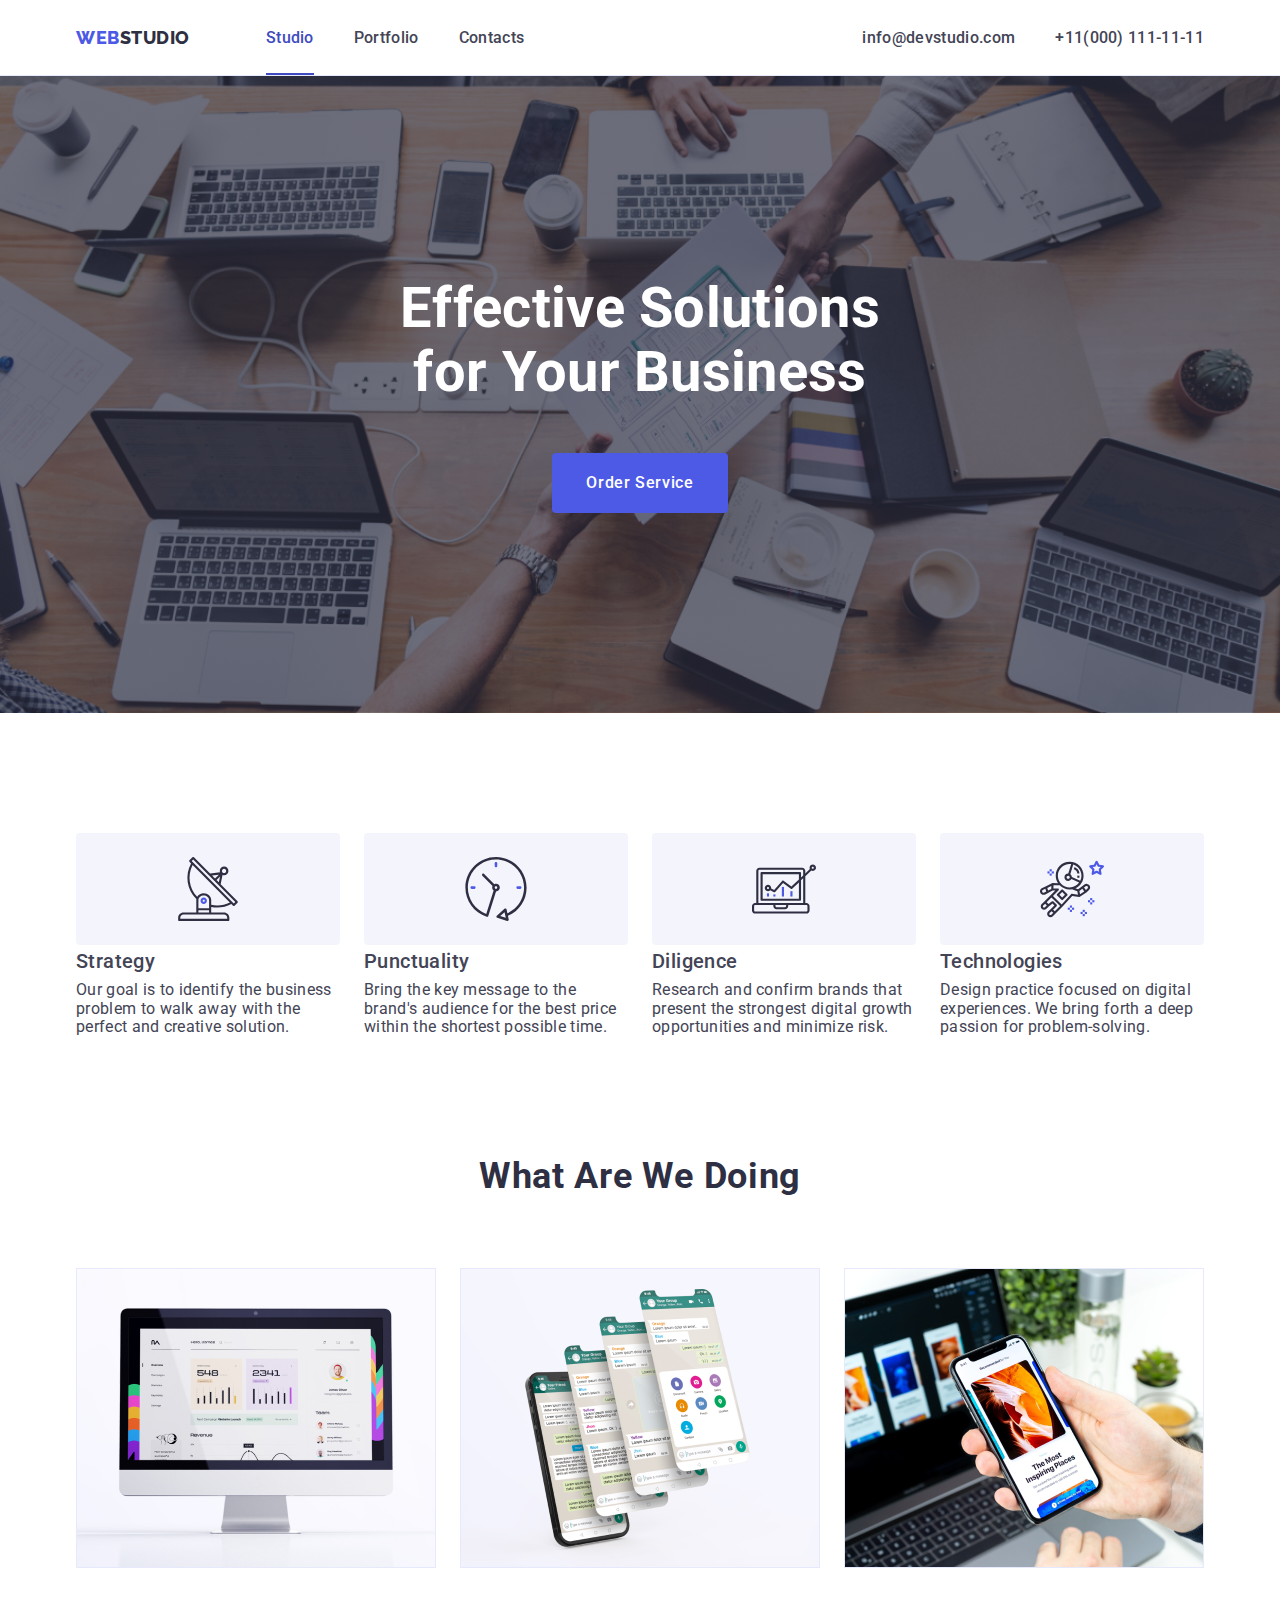
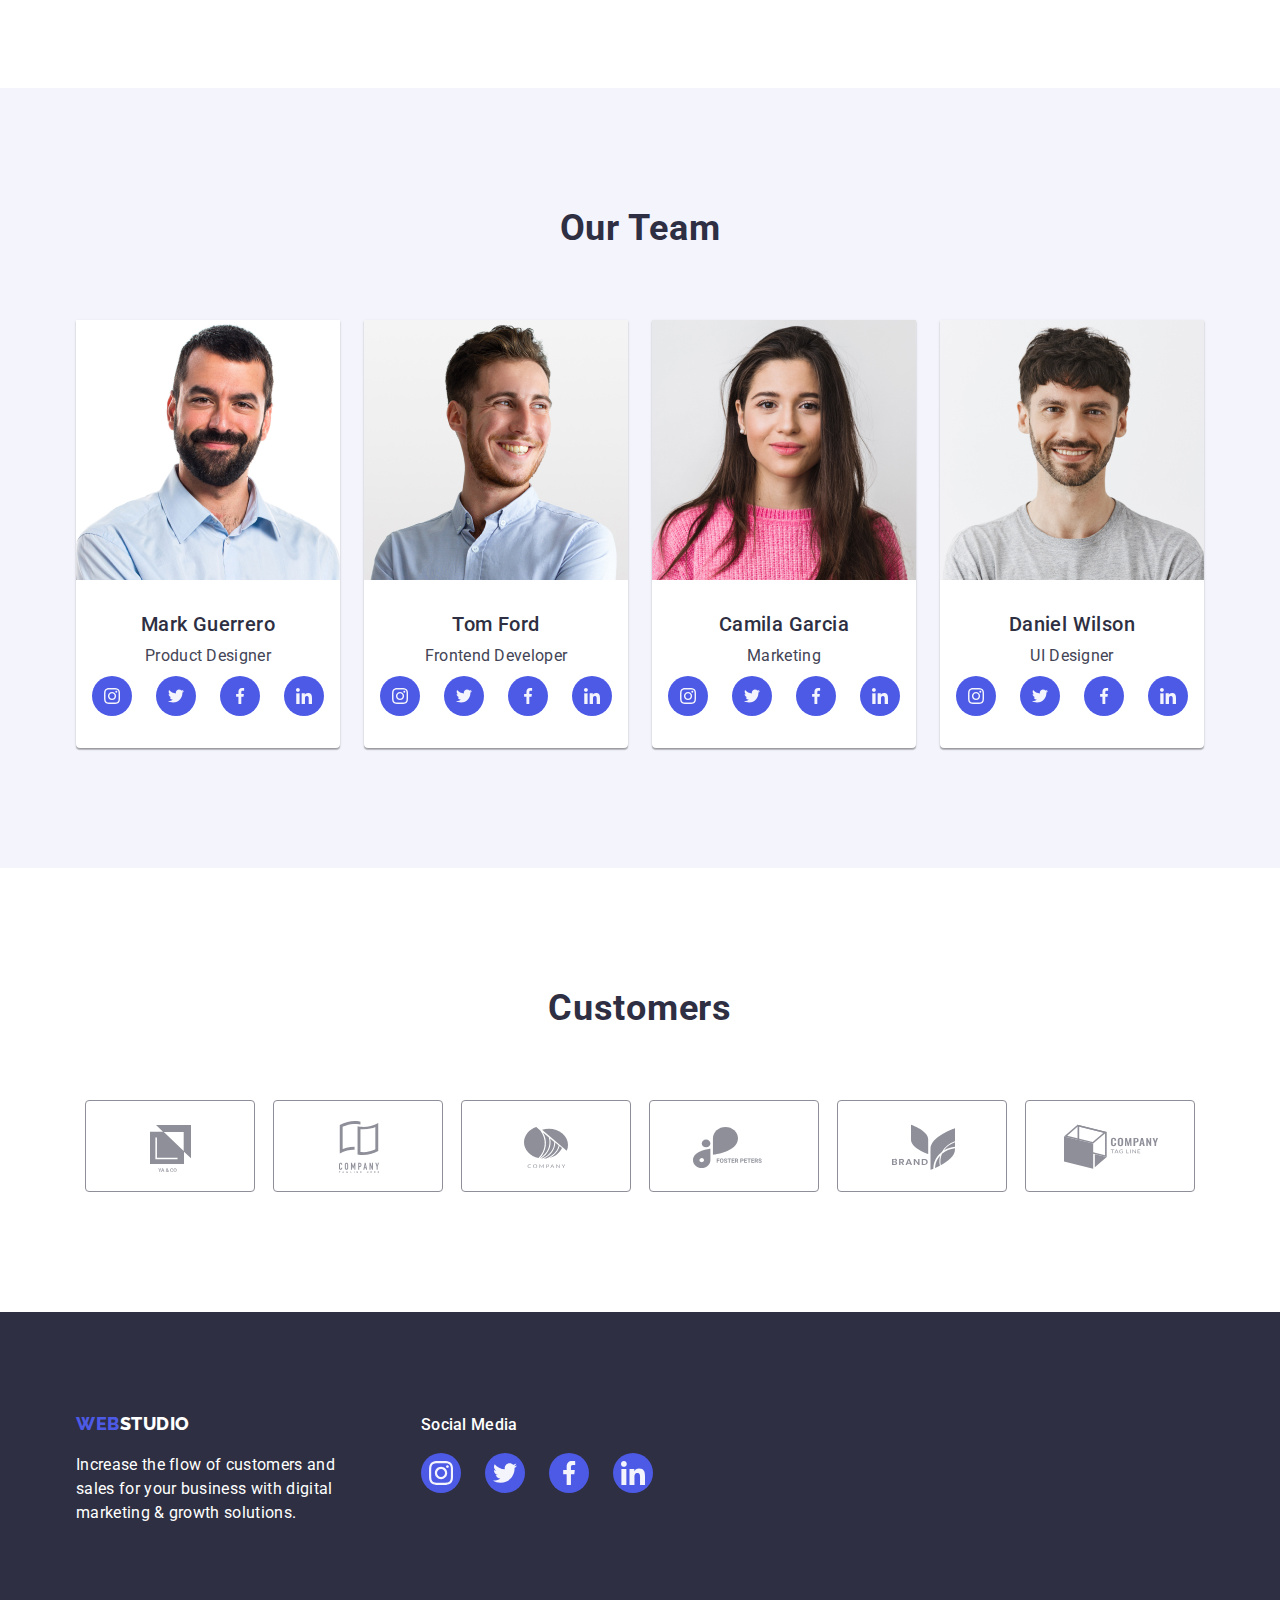
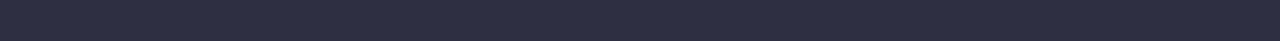
<file: index.html>
<!DOCTYPE html>
<html lang="en">

<head>
    <meta charset="UTF-8">
    <meta name="viewport" content="width=device-width, initial-scale=1.0">
    <link rel="stylesheet" href="css/styles.css">
    <link rel="stylesheet" href="/modern-normalize-main/modern-normalize.css">
    <link
        href="https://fonts.googleapis.com/css2?family=Raleway:wght@700&family=Roboto:wght@400;500;700;900&display=swap"
        rel="stylesheet" />
    <title>Espera - HW5</title>
</head>

<body>
    <header class="header-section">
        <div class="container menu">
            <nav class="nav-container">
                <!-- WEBSTUDIO logo-->
                <a class="logo link" href="./index.html">
                    <span class="web_logo">WEB</span>
                    <span class="studio_black_logo">STUDIO</span>
                </a>

                <!-- navigation menu -->
                <ul class="nav-menu list">
                    <li class="item">
                        <a class="page-current page link" href="./index.html">Studio</a>
                    </li>
                    <li class="item">
                        <a class="page link" href="./portfolio.html">Portfolio</a>
                    </li>
                    <li class="item">
                        <a class="page link" href="#" class="page-link">Contacts</a>
                    </li>
                </ul>
            </nav>

            <!-- contacts menu-->
            <ul class="contacts-menu list">
                <li class="item">
                    <a class="contact link" href="mailto:info@devstudio.com">info@devstudio.com</a>
                </li>
                <li class="item">
                    <a class="contact link" href="tel:+110001111111">+11(000) 111-11-11</a>
                </li>
            </ul>
        </div>
    </header>

    <main>
        <section class="hero hero-background">
            <div class="container">
                <h1 class="hero-title">Effective Solutions for Your Business</h1>
                <button type="button" class="button button-primary" data-modal-open> Order Service </button>
            </div>
        </section>

        <section class="section">
            <div class="container">
                <h2 class="section-title" hidden>Features</h2>
                <ul class="features list">
                    <li class="item">
                        <svg class="icon" width="264px" height="112px">
                            <use href="./images/icons.svg#feature-icon1"></use>
                        </svg>
                        <h3 class="title">Strategy </h3>
                        <p>
                            Our goal is to identify the business problem to walk away with the perfect and creative
                            solution.
                        </p>
                    </li>
                    <li class="item">
                        <svg class="icon" width="264px" height="112px">
                            <use href="./images/icons.svg#feature-icon2"></use>
                        </svg>
                        <h3 class="title">Punctuality </h3>
                        <p>
                            Bring the key message to the brand's audience for the best price within the shortest
                            possible
                            time.
                        </p>
                    </li>
                    <li class="item">
                        <svg class="icon" width="264px" height="112px">
                            <use href="./images/icons.svg#feature-icon3"></use>
                        </svg>
                        <h3 class="title">Diligence</h3>
                        <p>
                            Research and confirm brands that present the strongest digital growth opportunities and
                            minimize
                            risk.
                        </p>
                    </li>
                    <li class="item">
                        <svg class="icon" width="264px" height="112px">
                            <use href="./images/icons.svg#feature-icon4"></use>
                        </svg>
                        <h3 class="title">Technologies</h3>
                        <p>
                            Design practice focused on digital experiences. We bring forth a deep passion for
                            problem-solving.
                        </p>
                    </li>
                </ul>
            </div>
        </section>

        <section class="section no-top-padding">
            <div class="container">
                <h2 class="section-title">What Are We doing</h2>
                <ul class="what-are-we-doing-list list">
                    <li class="item">
                        <img src="images/section2_image1.jpg" alt="app on monitor" width="360">
                    </li>

                    <li class="item">
                        <img src="images/section2_image2.jpg" alt="app on mobile phone" width="360">
                    </li>
                    <li class="item">
                        <img src="images/section2_image3.jpg" alt="apps" width="360">
                    </li>
                </ul>
            </div>
        </section>

        <section class="section team-background">
            <div class="container">
                <h2 class="section-title">Our Team</h2>
                <ul class="team-list list">
                    <li class="item">
                        <img src="images/section3_image1.jpg" alt="Mark Guerrero: Product Designer" width="264">
                        <h3 class="name">Mark Guerrero</h3>
                        <p class="post">Product Designer</p>
                        <ul class="socmed-list list">
                            <li class="socmed-item">
                                <a href="#" class="social-link">
                                    <svg width="16px" height="16px">
                                        <use href="./images/icons.svg#instagram"></use>
                                    </svg>
                                </a>
                            </li>
                            <li class="socmed-item">
                                <a href="#" class="social-link">
                                    <svg width="16px" height="16px">
                                        <use href="./images/icons.svg#twitter"></use>
                                    </svg>
                                </a>
                            </li>
                            <li class="socmed-item">
                                <a href="#" class="social-link">
                                    <svg width="16px" height="16px">
                                        <use href="./images/icons.svg#facebook" fill="#fff"></use>
                                    </svg>
                                </a>
                            </li>
                            <li class="socmed-item">
                                <a href="#" class="social-link">
                                    <svg width="16px" height="16px">
                                        <use href="./images/icons.svg#linkedin" fill="#fff"></use>
                                    </svg>
                                </a>
                            </li>
                        </ul>
                    </li>
                    <li class="item">
                        <img src="images/section3_image2.jpg" alt="Tom Ford: Frontend Developer" width="264">
                        <h3 class="name">Tom Ford</h3>
                        <p class="post">Frontend Developer</p>
                        <ul class="socmed-list list">
                            <li class="socmed-item">
                                <a href="#" class="social-link">
                                    <svg width="16px" height="16px">
                                        <use href="./images/icons.svg#instagram"></use>
                                    </svg>
                                </a>
                            </li>
                            <li class="socmed-item">
                                <a href="#" class="social-link">
                                    <svg width="16px" height="16px">
                                        <use href="./images/icons.svg#twitter"></use>
                                    </svg>
                                </a>
                            </li>
                            <li class="socmed-item">
                                <a href="#" class="social-link">
                                    <svg width="16px" height="16px">
                                        <use href="./images/icons.svg#facebook" fill="#fff"></use>
                                    </svg>
                                </a>
                            </li>
                            <li class="socmed-item">
                                <a href="#" class="social-link">
                                    <svg width="16px" height="16px">
                                        <use href="./images/icons.svg#linkedin" fill="#fff"></use>
                                    </svg>
                                </a>
                            </li>
                        </ul>
                    </li>
                    <li class="item">
                        <img src="images/section3_image3.jpg" alt="Camila Garcia: Marketing" width="264">
                        <h3 class="name">Camila Garcia</h3>
                        <p class="post">Marketing</p>
                        <ul class="socmed-list list">
                            <li class="socmed-item">
                                <a href="#" class="social-link">
                                    <svg width="16px" height="16px">
                                        <use href="./images/icons.svg#instagram"></use>
                                    </svg>
                                </a>
                            </li>
                            <li class="socmed-item">
                                <a href="#" class="social-link">
                                    <svg width="16px" height="16px">
                                        <use href="./images/icons.svg#twitter"></use>
                                    </svg>
                                </a>
                            </li>
                            <li class="socmed-item">
                                <a href="#" class="social-link">
                                    <svg width="16px" height="16px">
                                        <use href="./images/icons.svg#facebook" fill="#fff"></use>
                                    </svg>
                                </a>
                            </li>
                            <li class="socmed-item">
                                <a href="#" class="social-link">
                                    <svg width="16px" height="16px">
                                        <use href="./images/icons.svg#linkedin" fill="#fff"></use>
                                    </svg>
                                </a>
                            </li>
                        </ul>
                    </li>
                    <li class="item">
                        <img src="images/section3_image4.jpg" alt="Daniel Wilson: UI Designer" width="264">
                        <h3 class="name">Daniel Wilson</h3>
                        <p class="post">UI Designer</p>
                        <ul class="socmed-list list">
                            <li class="socmed-item">
                                <a href="#" class="social-link">
                                    <svg width="16px" height="16px">
                                        <use href="./images/icons.svg#instagram"></use>
                                    </svg>
                                </a>
                            </li>
                            <li class="socmed-item">
                                <a href="#" class="social-link">
                                    <svg width="16px" height="16px">
                                        <use href="./images/icons.svg#twitter"></use>
                                    </svg>
                                </a>
                            </li>
                            <li class="socmed-item">
                                <a href="#" class="social-link">
                                    <svg width="16px" height="16px">
                                        <use href="./images/icons.svg#facebook" fill="#fff"></use>
                                    </svg>
                                </a>
                            </li>
                            <li class="socmed-item">
                                <a href="#" class="social-link">
                                    <svg width="16px" height="16px">
                                        <use href="./images/icons.svg#linkedin" fill="#fff"></use>
                                    </svg>
                                </a>
                            </li>
                        </ul>
                    </li>
                </ul>
            </div>
        </section>
        <section class="section">
            <div class="container">
                <h2 class="section-title">Customers</h2>
                <ul class="partners list">
                    <li class="item">
                        <a class="link" href="">
                            <svg class="icon" width="104px" height="56px">
                                <use href="./images/icons.svg#client1"></use>
                            </svg>
                        </a>
                    </li>
                    <li class="item">
                        <a class="link" href="">
                            <svg class="icon" width="104px" height="56px">
                                <use href="./images/icons.svg#client2"></use>
                            </svg>
                        </a>
                    </li>
                    <li class="item">
                        <a class="link" href="">
                            <svg class="icon" width="104px" height="56px">
                                <use href="./images/icons.svg#client3"></use>
                            </svg>
                        </a>
                    </li>
                    <li class="item">
                        <a class="link" href="">
                            <svg class="icon" width="104px" height="56px">
                                <use href="./images/icons.svg#client4"></use>
                            </svg>
                        </a>
                    </li>
                    <li class="item">
                        <a class="link" href="">
                            <svg class="icon" width="104px" height="56px">
                                <use href="./images/icons.svg#client5"></use>
                            </svg>
                        </a>
                    </li>
                    <li class="item">
                        <a class="link" href="/">
                            <svg class="icon" width="104px" height="56px">
                                <use href="./images/icons.svg#client6"></use>
                            </svg>
                        </a>
                    </li>
                </ul>
            </div>
        </section>
    </main>

    <footer class="footer-section footer-background">
        <div class="container">
            <div class="footer-container">
                <div class="footer-left">
                    <a class="logo link" href="index.html">
                        <span class="web_logo">WEB</span>
                        <span class="studio_white_logo">STUDIO</span>
                    </a>
                    <p>
                        Increase the flow of customers and <br>sales for your business with digital<br> marketing &
                        growth
                        solutions.
                    </p>
                </div>

                <div class="footer-right">
                    <p>Social Media</p>
                    <ul class="footer-icons list">
                        <li>
                            <a href="#" class="footer-icon link">
                                <svg width="24px" height="24px">
                                    <use href="./images/icons.svg#instagram"></use>
                                </svg>
                            </a>
                        </li>
                        <li class="socmed-item">
                            <a href="#" class="footer-icon link">
                                <svg width="24px" height="24px">
                                    <use href="./images/icons.svg#twitter"></use>
                                </svg>
                            </a>
                        </li>
                        <li class="socmed-item">
                            <a href="#" class="footer-icon link">
                                <svg width="24px" height="24px">
                                    <use href="./images/icons.svg#facebook" fill="#fff"></use>
                                </svg>
                            </a>
                        </li>
                        <li class="socmed-item">
                            <a href="#" class="footer-icon link">
                                <svg width="24px" height="24px">
                                    <use href="./images/icons.svg#linkedin" fill="#fff"></use>
                                </svg>
                            </a>
                        </li>
                    </ul>
                </div>
            </div>
        </div>
    </footer>
    <div class="backdrop is-hidden" data-modal>
        <div class="modal">
            <button class="close" data-modal-close>
                <svg class="icon" width="8" height="8">
                    <use href="./images/icons.svg#close"></use>
                </svg>
            </button>
        </div>
    </div>
    <script src="./js/modal.js"></script>
</body>

</html>
</file>
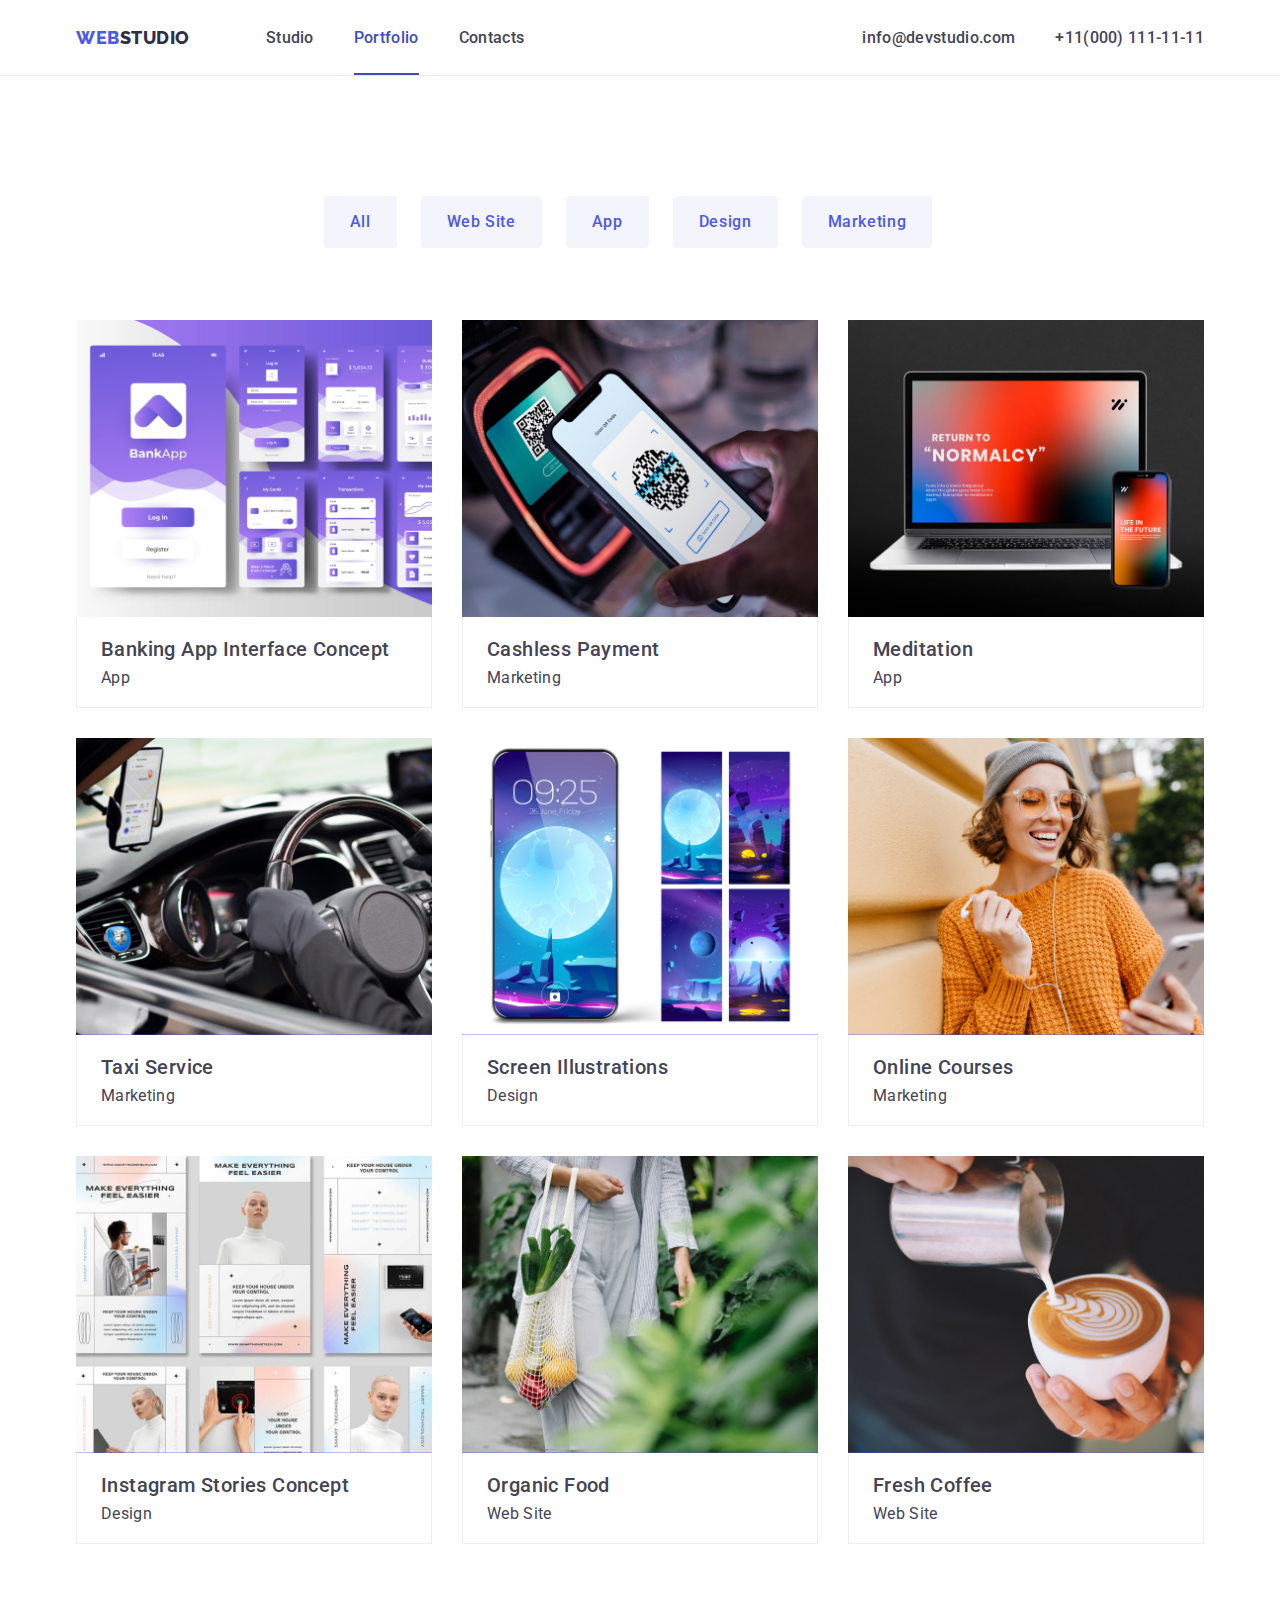
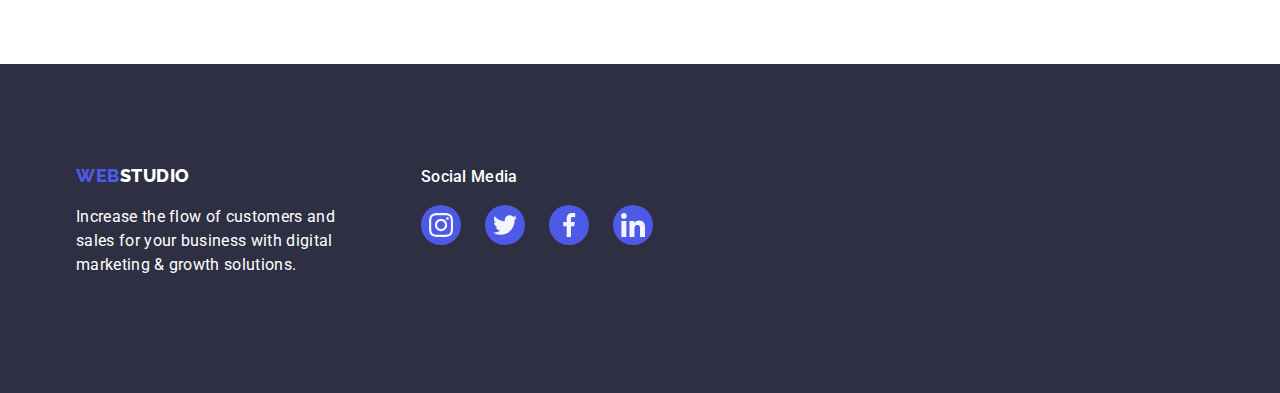
<file: portfolio.html>
<!DOCTYPE html>
<html lang="en">

<head>
    <meta charset="UTF-8">
    <meta name="viewport" content="width=device-width, initial-scale=1.0">
    <link rel="stylesheet" href="css/styles.css">
    <link rel="stylesheet" href="/modern-normalize-main/modern-normalize.css">
    <link
        href="https://fonts.googleapis.com/css2?family=Raleway:wght@700&family=Roboto:wght@400;500;700;900&display=swap"
        rel="stylesheet" />
    <title>Espera - HW5</title>
</head>

<body>
    <header class="header-section">
        <div class="container menu">
            <nav class="nav-container">
                <!-- WEBSTUDIO logo-->
                <a class="logo link" href="./index.html">
                    <span class="web_logo">WEB</span>
                    <span class="studio_black_logo">STUDIO</span>
                </a>

                <!-- navigation menu -->
                <ul class="nav-menu list">
                    <li class="item">
                        <a class="page link" href="./index.html">Studio</a>
                    </li>
                    <li class="item">
                        <a class="page-current  page link" href="./portfolio.html">Portfolio</a>
                    </li>
                    <li class="item">
                        <a class="page link" href="#" class="page-link">Contacts</a>
                    </li>
                </ul>
            </nav>

            <!-- contacts menu-->
            <ul class="contacts-menu list">
                <li class="item">
                    <a class="contact link" href="mailto:info@devstudio.com">info@devstudio.com</a>
                </li>
                <li class="item">
                    <a class="contact link" href="tel:+110001111111">+11(000) 111-11-11</a>
                </li>
            </ul>
        </div>
    </header>

    <main>
        <section class="section">
            <div class="container">
                <h2 hidden>Projects</h2>
                <ul class="filter-buttons list">
                    <li class="filter-buttons-item">
                        <button type="button" class="button filter filter-current">All</button>
                    </li>
                    <li class="filter-buttons-item">
                        <button type="button" class="button filter">Web Site</button>
                    </li>
                    <li class="filter-buttons-item">
                        <button type="button" class="button filter">App</button>
                    </li>
                    <li class="filter-buttons-item">
                        <button type="button" class="button filter">Design</button>
                    </li>
                    <li class="filter-buttons-item">
                        <button type="button" class="button filter">Marketing</button>
                    </li>
                </ul>

                <ul class="project-cards list">
                    <li class="project-card">
                        <a href="" class="card link">
                            <figure class="project-card-figure">
                                <img class="image" src="images/bankingapp-interface.jpg" alt="App designs" width="360">
                                <figcaption>
                                    14 Stylish and User-Friendly App Design Concepts · Task Manager App · Calorie Tracker App · Exotic Fruit Ecommerce
                                    App · Cloud Storage App
                                </figcaption>
                            </figure>
                            <div class="substrate">
                                <h3 class="title">Banking App Interface Concept</h3>
                                <p>App</p>
                            </div>
                        </a>
                    </li>
                    <li class="project-card">
                        <a href="" class="card link">
                            <figure class="project-card-figure">
                                <img class=image" src="images/cashlesspayment.jpg" alt="Phone tapping QR code on scanner" width="360">
                                <figcaption>
                                    14 Stylish and User-Friendly App Design Concepts · Task Manager App · Calorie Tracker App · Exotic Fruit
                                    Ecommerce App · Cloud Storage App
                                </figcaption>
                            </figure>
                            <div class="substrate">
                                <h3 class="title">Cashless Payment</h3>
                                <p>Marketing</p>
                            </div>
                        </a>
                    </li>
                    <li class="project-card">
                        <a href="" class="card link">
                            <figure class="project-card-figure">
                                <img src="images/meditation.jpg" alt="A laptop and smartphone showing an app design" width="360">
                                <figcaption>
                                    14 Stylish and User-Friendly App Design Concepts · Task Manager App · Calorie Tracker App · Exotic Fruit
                                    Ecommerce App · Cloud Storage App
                                </figcaption>
                            </figure>
                            <div class="substrate">
                                <h3 class="title">Meditation</h3>
                                <p>App</p>
                            </div>
                        </a>
                    </li>
                    <li class="project-card">
                        <a href="" class="card link">
                            <figure class="project-card-figure">
                                <img src="images/portfolio_section2_img1.jpg" alt="A driver holding a wheel inside the car" width="360">
                                <figcaption>
                                    14 Stylish and User-Friendly App Design Concepts · Task Manager App · Calorie Tracker App · Exotic Fruit
                                    Ecommerce App · Cloud Storage App
                                </figcaption>
                            </figure>
                            <div class="substrate">
                                <h3 class="title">Taxi Service</h3>
                                <p>Marketing</p>
                            </div>
                        </a>
                    </li>
                    <li class="project-card">
                        <a href="" class="link">
                            <figure class="project-card-figure">
                                <img src="images/portfolio_section2_img2.jpg" alt="Smartphone UI designs" width="360">
                                <figcaption>
                                    14 Stylish and User-Friendly App Design Concepts · Task Manager App · Calorie Tracker App · Exotic Fruit
                                    Ecommerce App · Cloud Storage App
                                </figcaption>
                            </figure>
                            <div class="substrate">
                                <h3 class="title">Screen Illustrations</h3>
                                <p>Design</p>
                            </div>
                        </a>
                    </li>
                    <li class="project-card">
                        <a href="" class="link">
                            <figure class="project-card-figure">
                                <img src="images/portfolio_section2_img3.jpg" alt="A woman happily checking on her phone" width="360">
                                <figcaption>
                                    14 Stylish and User-Friendly App Design Concepts · Task Manager App · Calorie Tracker App · Exotic Fruit
                                    Ecommerce App · Cloud Storage App
                                </figcaption>
                            </figure>
                            <div class="substrate">
                                <h3 class="title">Online Courses</h3>
                                <p>Marketing</p>
                            </div>
                        </a>
                    </li>
                    <li class="project-card">
                        <a href="" class="card link">
                            <figure class="project-card-figure">
                                <img src="images/portfolio_section3_img1.jpg" alt="Instagram layout" width="360">
                                <figcaption>
                                    14 Stylish and User-Friendly App Design Concepts · Task Manager App · Calorie Tracker App · Exotic Fruit
                                    Ecommerce App · Cloud Storage App
                                </figcaption>
                            </figure>
                            <div class="substrate">
                                <h3 class="title">Instagram Stories Concept</h3>
                                <p>Design</p>
                            </div>
                        </a>
                    </li>
                    <li class="project-card">
                        <a href="" class="card link">
                            <figure class="project-card-figure">
                                <img src="images/portfolio_section3_img2.jpg" alt="A woman bringing bag of fresh fruits and vegetables" width="360">
                                <figcaption>
                                    14 Stylish and User-Friendly App Design Concepts · Task Manager App · Calorie Tracker App · Exotic Fruit
                                    Ecommerce App · Cloud Storage App
                                </figcaption>
                            </figure>
                            <div class="substrate">
                                <h3 class="title">Organic Food</h3>
                                <p>Web Site</p>
                            </div>
                        </a>
                    </li>
                    <li class="project-card">
                        <a href="" class="card link">
                            <figure class="project-card-figure">
                                <img src="images/portfolio_section3_img3.jpg" alt="A barista making coffee" width="360">
                                <figcaption>
                                    14 Stylish and User-Friendly App Design Concepts · Task Manager App · Calorie Tracker App · Exotic Fruit
                                    Ecommerce App · Cloud Storage App
                                </figcaption>
                            </figure>
                            <div class="substrate">
                                <h3 class="title">Fresh Coffee</h3>
                                <p>Web Site</p>
                            </div>
                        </a>
                    </li>
                </ul>
            </div>
        </section>
    </main>
    <footer class="footer-section footer-background">
        <div class="container">
            <div class="footer-container">
                <div class="footer-left">
                    <a class="logo link" href="index.html">
                        <span class="web_logo">WEB</span>
                        <span class="studio_white_logo">STUDIO</span>
                    </a>
                    <p>
                        Increase the flow of customers and <br>sales for your business with digital<br> marketing &
                        growth
                        solutions.
                    </p>
                </div>

                <div class="footer-right">
                    <p>Social Media</p>
                    <ul class="footer-icons list">
                        <li>
                            <a href="#" class="footer-icon link">
                                <svg width="24px" height="24px">
                                    <use href="./images/icons.svg#instagram"></use>
                                </svg>
                            </a>
                        </li>
                        <li class="socmed-item">
                            <a href="#" class="footer-icon link">
                                <svg width="24px" height="24px">
                                    <use href="./images/icons.svg#twitter"></use>
                                </svg>
                            </a>
                        </li>
                        <li class="socmed-item">
                            <a href="#" class="footer-icon link">
                                <svg width="24px" height="24px">
                                    <use href="./images/icons.svg#facebook" fill="#fff"></use>
                                </svg>
                            </a>
                        </li>
                        <li class="socmed-item">
                            <a href="#" class="footer-icon link">
                                <svg width="24px" height="24px">
                                    <use href="./images/icons.svg#linkedin" fill="#fff"></use>
                                </svg>
                            </a>
                        </li>
                    </ul>
                </div>
            </div>
        </div>
    </footer>
</body>

</html>
</file>
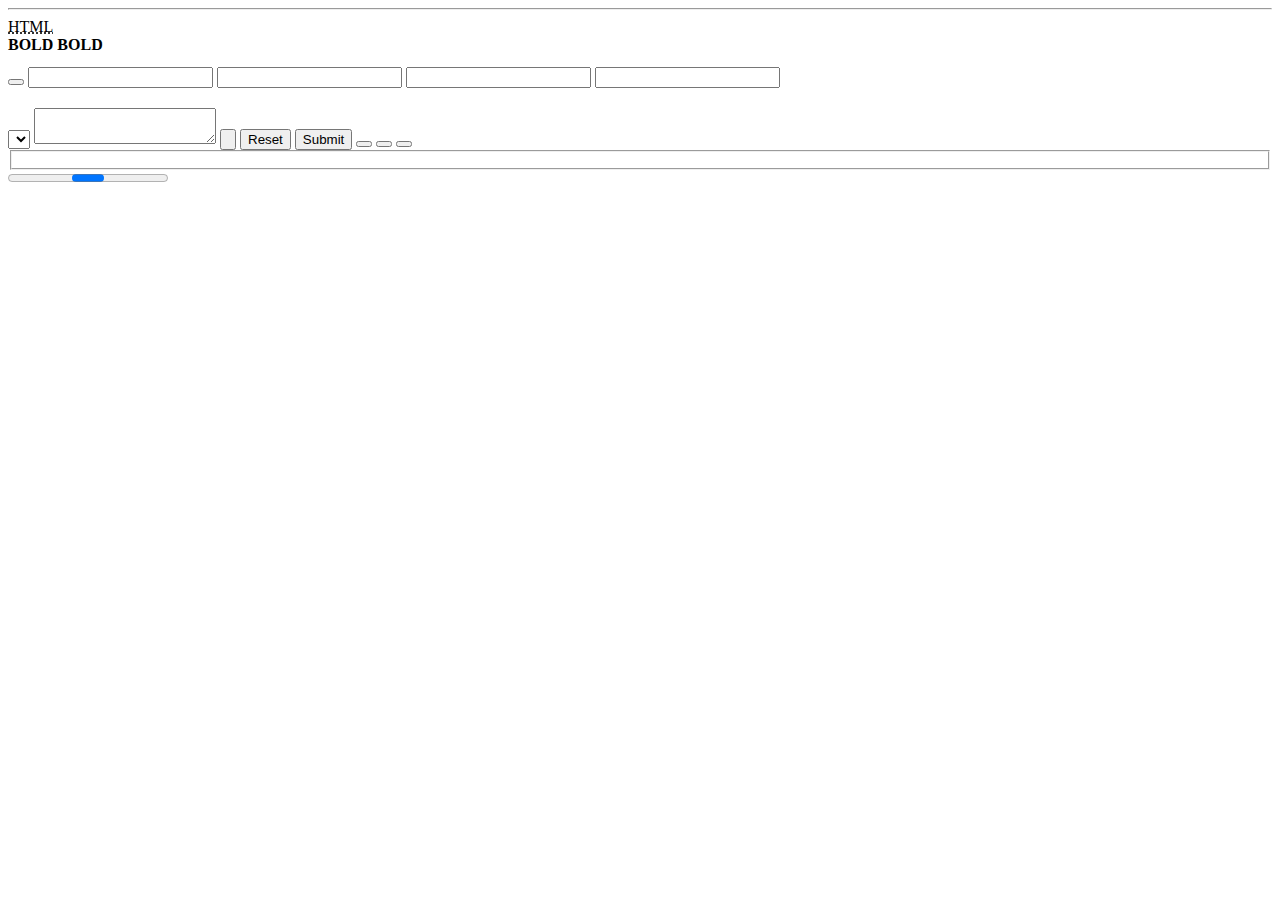
<file: modern-normalize-main/test/page/without-css.html>
<html>
	<body>
		<hr data-test--hr />
		<abbr data-test--abbr title="HyperText Markup Language">HTML</abbr>
		<div style="font-weight: 700">
			<b data-test--bold>BOLD</b>
			<strong data-test--bold>BOLD</strong>
		</div>
		<code data-test--code></code>
		<kbd data-test--code></kbd>
		<samp data-test--code></samp>
		<pre data-test--code></pre>
		<small data-test--small></small>
		<sub data-test--subsup></sub>
		<sup data-test--subsup></sup>
		<div style="font-family: MYCUSTOMFONT">
			<button data-test--forms-1></button>
			<input data-test--forms-1>
			<input data-test--forms-1 type="text">
			<input data-test--forms-1 type="number">
			<input data-test--forms-1 type="search">
			<optgroup data-test--forms-1></optgroup>
			<select data-test--forms-1></select>
			<textarea data-test--forms-1></textarea>
			<input data-test--forms-1 type="button">
			<input data-test--forms-1 type="reset">
			<input data-test--forms-1 type="submit">
			<button data-test--forms-1 type="button"></button>
			<button data-test--forms-1 type="reset"></button>
			<button data-test--forms-1 type="submit"></button>
			<fieldset data-test--forms-2></fieldset>
			<legend data-test--forms-2></legend>
			<progress data-test--forms-2></progress>
		</div>
		<summary data-test--interactive></summary>
	</body>
</html>
</file>
<file: css/styles.css>
:root {
   --primary-brand-color: #4D5AE5;
   --pressed-state: #404BBF;
   --body-text-color: #434455;
   --accent-color: #E7E9FC;
   --primary-white-color: #FFFFFF;
   --dark-color: #2E2F42;
   --light-mode-color: #F4F4FD;
   --herobackground-headings: #2E2F42;
   --icon-initial-state: #8E8F99;
   --footer-icon-pressed-state: #31D0AA;
   --modal-background:#FCFCFC;
   --transition-duration: 250ms;
}

* {
   box-sizing: border-box;
   margin: 0;
}

body {
   background-color: var(--primary-white-color);
   color: var(--body-text-color);
   font-size: 16px;
   font-family: "Roboto", sans-serif;
   letter-spacing: 0.02em;
}

h1,
h2,
h3,
h4,
h5,
h6,
p {
   margin: 0;
}

img {
   display: block;
   max-width: 100%;
   height: auto;
}

.link {
   text-decoration: none;
   color: inherit;
}

.list {
   list-style-type: none;
   padding: 0;
   margin: 0;
}

.nav-menu a:hover,
.nav-menu a:focus,
.contacts-menu a:hover,
.contacts-menu a:focus {
   color: var(--pressed-state);
   transition: color var(--transition-duration) cubic-bezier(0.4, 0, 0.2, 1);
}

/*header section -- all pages*/
.header-section {
   border-bottom: 1px solid var(--accent-color);

}


.menu,
.nav-container,
.nav-menu,
.contacts-menu {
   display: flex;
   align-items: center;
}

.menu {
   justify-content: space-between;
}

.container {
   width: 1158px;
   margin: 0 auto;
   padding-left: 15px;
   padding-right: 15px;
}

/* logo */
.logo {
   color: var(--accent-color);
   font-family: "Raleway", sans-serif;
   font-weight: 800;
   font-size: 18px;
   line-height: 1.3;
   letter-spacing: 0.03em;
   text-transform: uppercase;
   word-spacing: -0.2em;
   text-decoration: none;
   display: flex;
}

.web_logo {
   color: var(--primary-brand-color);
}

.studio_black_logo {
   color: var(--dark-color);
}

.studio_white_logo {
   color: var(--primary-white-color);
}

/* header section: navigation menu */

.nav-menu .page,
.contacts-menu .contact {
   display: flex;
   padding-top: 25.5px;
   padding-bottom: 25.5px;
   color: var(--body-text-color);
   font-size: 16px;
   font-style: normal;
   font-weight: 500;
   line-height: 24px;
   letter-spacing: 0.32px;
   transition: color var(--transition-duration) cubic-bezier(0.4, 0, 0.2, 1);
}

.nav-menu,
.page,
.contacts-menu,
.contact {
   gap: 40px;
}



contacts-menu {
   margin-left: auto;
   justify-items: right;
}

.nav-menu .item:first-child {
   margin-left: 76px;
}

.contacts-menu .item:first-child {
   margin-left: 332px;
}

.nav-menu .page-current {
   color: var(--pressed-state);
   /*newly added*/
   position: relative;
}

.page-current::after {
   content: "";
      position: absolute;
      bottom: 0;
      left: 0;
      width: 100%;
      height: 2px;
      background-color: var(--pressed-state);
}

/* hero section -- index.html*/
.hero {
   padding-top: 200px;
   padding-bottom: 200px;
   text-align: center;
}

.hero-background {
   flex-grow: 1;
   background-image: linear-gradient(to bottom, rgba(46, 47, 66, 0.70), rgba(46, 47, 66, 0.70)), url("../images/people-office.jpg");
   background-repeat: no-repeat;
   background-position: center;
   background-size: cover;
   max-width: 1440px;
   margin: 0 auto;
}

.hero-title {
   font-size: 56px;
   color: var(--primary-white-color);
   width: 496px;
   margin-right: auto;
   margin-left: auto;
   margin-bottom: 48px;
}


/* buttons */
button {
   font-family: inherit;
   border-radius: 4px;
   border-color: transparent;
   cursor: pointer;
}

.button-primary {
   padding: 16px 32px;
   background-color: var(--primary-brand-color);
   font-size: 16px;
   font-style: normal;
   font-weight: 500;
   line-height: 24px;
   letter-spacing: 0.64px;
   color: var(--primary-white-color);
   transition: background-color var(--transition-duration) cubic-bezier(0.4, 0, 0.2, 1);
}

.button.button-primary:hover,
.button.button-primary:focus {
   background-color: var(--pressed-state);
}

.button.button-primary:active {
   background-color: var(--primary-brand-color);
}

.filter-buttons {
   display: flex;
   margin-bottom: 72px;
   justify-content: center;
}

.filter-buttons-item {
   margin-right: 24px;
}

.filter,
.filter-current {
   background-color: var(--light-mode-color);
   color: var(--primary-brand-color);
   border-color: transparent;
   padding: 12px 24px;
   font-weight: 500;
   line-height: 1.5;
   letter-spacing: 0.04em;
   cursor: pointer;
   display: flex;
   transition: background-color var(--transition-duration) cubic-bezier(0.4, 0, 0.2, 1);
}

/*
.filter-button-current {
    background-color: var(--pressed-state);
    color: var(--primary-white-color);
    border-color: transparent;
}
*/

.button.filter:hover,
.button.filter:focus {
   background-color: var(--pressed-state);
   color: var(--primary-white-color);
   border-color: transparent;
   box-shadow: 0px 2px 2px 0px rgba(0, 0, 0, 0.12), 0px 2px 1px 0px rgba(0, 0, 0, 0.08), 0px 3px 1px 0px rgba(0, 0, 0, 0.10);
   transition: box-shadow var(--transition-duration) cubic-bezier(0.4, 0, 0.2, 1);
}

.section {
   padding-top: 120px;
   padding-bottom: 120px;
}

section.no-top-padding {
   padding-top: 0;
}

.section-title {
   font-size: 36px;
   font-style: normal;
   font-weight: 700;
   line-height: 40px;
   letter-spacing: 0.72px;
   text-transform: capitalize;
   text-align: center;
   color: var(--dark-color);
   margin-bottom: 72px;
}

.title {
   font-size: 20px;
   font-style: normal;
   font-weight: 500;
   line-height: 24px;
   letter-spacing: 0.4px;
   margin-bottom: 8px;
}

.features {
   display: flex;
   gap: 24px;
}

/* what are we doing section --index.html */

.what-are-we-doing-list {
   display: flex;
   flex-wrap: wrap;
   gap: 24px;
}

.what-are-we-doing-list.item {
   flex-basis: calc((100%-(2*24))/3);
}


/* team section --index.html */

.team-background {
   background-color: var(--light-mode-color);
}

.team-list {
   display: flex;
   flex-wrap: wrap;
   gap: 24px;
}

.team-list.item {
   flex-basis: calc(100%/4 - 24px);
}

.team-list .item {
   background-color: var(--primary-white-color);
   box-shadow: 0px 1px 3px rgba(0, 0, 0, 0.12), 0px 1px 1px rgba(0, 0, 0, 0.14),
      0px 2px 1px rgba(0, 0, 0, 0.2);
   border-radius: 0px 0px 4px 4px;
}

.team-list .name {
   font-size: 20px;
   font-style: normal;
   font-weight: 500;
   line-height: 24px;
   letter-spacing: 0.4px;
   margin-top: 32px;
   margin-bottom: 8px;
   color: var(--dark-color);
}

.team-list .post {
   font-size: 16px;
   font-style: normal;
   font-weight: 400;
   line-height: 24px;
   letter-spacing: 0.32px;
   margin-bottom: 8px;
}

.team-list .name,
.team-list .post {
   text-align: center;
}

.socmed-list {
   display: flex;
   flex-wrap: wrap;
   gap: 24px;
   justify-content: center;
   align-items: center;
   margin-bottom: 32px;
}

.socmed-item {
   position: relative;
   display: inline-block;
}

.social-link {
   display: inline-flex;
   align-items: center;
   justify-content: center;
   width: 40px;
   height: 40px;
   text-align: center;
   line-height: 40px;
   border-radius: 50%;
   background-color: var(--primary-brand-color);
   transition: background-color var(--transition-duration) cubic-bezier(0.4, 0, 0.2, 1);
   text-decoration: none;
   outline: none;
}

/* Hover and focus styles */
.social-link:hover,
.social-link:focus {
   background-color: var(--pressed-state);
   outline: none;
   transition: background-color var(--transition-duration) cubic-bezier(0.4, 0, 0.2, 1);
}

.social-link:hover svg use,
.social-link:focus svg use {
   fill: var(--accent-color);
   cursor: pointer;
}

/* modal */
.backdrop {
   position: fixed;
   top: 0;
   left: 0;
   background-color: rgba(0, 0, 0, 0.40); /* D1 */
   width: 100%; /* D2 */
   height: 100%; /* D2 */
   pointer-events: auto;
   opacity: 1;
   transition-property: visibility, opacity;
   transition-duration: var(--transition-duration);
   transition-timing-function: cubic-bezier(0.4, 0, 0.2, 1);
}

.backdrop.is-hidden {
   visibility: hidden;
   opacity: 0;
   pointer-events: none;
}

.modal {
   position: absolute;
   top: 50%;
   left: 50%;
   min-width: 408px;
   min-height: 584px;
   background-color: var(--modal-background);
   border-radius: 4px;
   box-shadow: 0px 2px 1px 0px rgba(0, 0, 0, 0.20), 
               0px 1px 3px 0px rgba(0, 0, 0, 0.12), 
               0px 1px 1px 0px rgba(0, 0, 0, 0.14);

   transform: translate(-50%, -50%) scale(1);
   transition: transform var(--transition-duration) cubic-bezier(0.4, 0, 0.2, 1);
}

.backdrop.is-hidden .modal {
   transform: translate(-50%, -50%) scale(0.5);
}

.modal .close {
   position: absolute;
   top: 10px;
   right: 10px;
   padding: 0;
   display: flex;
   justify-content: center;
   align-items: center;
   width: 24px;
   height: 24px;
   background-color: var(--accent-color);
   color: var(--black-color);
   border: 1px solid rgba(0, 0, 0, 0.10);
   border-radius: 15px;
   cursor: pointer;
   transition: color var(--transition-duration) cubic-bezier(0.4, 0, 0.2, 1);
}


.modal .close:hover,
.modal .close:focus {
   background-color: var(--pressed-state);
   fill: var(--light-mode-color);
   transition: background-color var(--transition-duration) cubic-bezier(0.4, 0, 0.2, 1);
}

/* project cards -portfolio.html */

.project-cards {
   display: flex;
   flex-wrap: wrap;
   margin-left: -30px;
   margin-top: -30px;
}

.project-card {
   flex-basis: calc(100%/3 - 30px);
   margin-left: 30px;
   margin-top: 30px;
}


.project-card:hover,
.project-card:focus {
   box-shadow: 0px 2px 1px 0px rgba(46, 47, 66, 0.08), 0px 1px 1px 0px rgba(46, 47, 66, 0.16), 0px 1px 6px 0px rgba(46, 47, 66, 0.08);
   transition: box-shadow var(--transition-duration) cubic-bezier(0.4, 0, 0.2, 1);
}

/* the overlay part */
.project-card-figure {
   position: relative;
   overflow: hidden;
}

.project-card-figure figcaption {
   position: absolute;
   top: 0px;
   left: 0px;
   width:100%;
   height: 100%;
   background-color: var(--primary-brand-color);
   padding:40px;
   font-size: 16px;
   font-style: normal;
   font-weight: 400;
   line-height: 24px;
   letter-spacing: 0.32px;
   color: var(--light-mode-color);
   
   transition: transform var(--transition-duration) cubic-bezier(0.4, 0, 0.2, 1);
   transform: translateY(100%);
}

.project-card:hover figcaption {
   transform: translateY(0);

}

/*until here */

.substrate {
   background-color: var(--primary-white-color);
   padding: 20px 24px;
   border: 1px solid #EEEEEE;
   border-top: 0;
}

/*footer section -- all pages*/

.footer-section {
   padding-top: 100px;
   padding-bottom: 100px;
}

.footer-background {
   background-color: var(--herobackground-headings);
}

.footer-section .logo {
   margin-bottom: 17.5px;
}

.footer-section p {
   color: var(--primary-white-color);
   font-size: 16px;
   font-style: normal;
   font-weight: 400;
   line-height: 24px;
   letter-spacing: 0.32px;
   margin-bottom: 16px;
}

.footer-container {
   display: flex;
   flex-wrap: wrap;
   margin-top: -12px;
   margin-left: -86px;
   align-items: baseline;
}

.footer-left,
.footer-right {
   margin-top: 12px;
   margin-left: 86px;
}

.footer-right p {
   font-size: 16px;
   font-style: normal;
   font-weight: 500;
   line-height: 24px;
   letter-spacing: 0.32px;
}

/* footer social media icons */
.footer-icons {
   list-style: none;
   padding: 0;
   display: flex;
   justify-content: center;
   align-items: center;
   gap: 24px;
}

.footer-icon {
   display: flex;
   justify-content: center;
   align-items: center;
   width: 40px;
   height: 40px;
   background-color: var(--primary-brand-color);
   color: var(--icon-color);
   border-radius: 50%;
   transition: color var(--transition-duration) cubic-bezier(0.4, 0, 0.2, 1);
}

/* Hover and focus styles */
.footer-icon:hover,
.footer-icon:focus {
   background-color: var(--footer-icon-pressed-state);
   outline: none;
   transition: background-color var(--transition-duration) cubic-bezier(0.4, 0, 0.2, 1);
}

.footer-icon:hover svg use,
.footer-icon:focus svg use {
   fill: var(--accent-color);
   cursor: pointer;
   transition: fill var(--transition-duration) cubic-bezier(0.4, 0, 0.2, 1);
}

/*Customers Section */
.partners {
   display: flex;
   flex-wrap: wrap;
   /*
   margin-left: -30px;
   margin-top: -30px;
   */
}

.partners .item {
   flex-basis: calc(100% / 6 - 30px);
   margin: 0 auto;
}

.partners .link {
   display: inline-flex;
   justify-content: center;
   align-items: center;
   width: 170px;
   height: 92px;
   border: 1px solid var(--icon-initial-state);
   border-radius: 4px;
   fill: var(--icon-initial-state);
   outline: none;
   transition: border var(--transition-duration) cubic-bezier(0.4, 0, 0.2, 1);
}

.icon use:hover,
.partners .link:hover,
.icon use:focus,
.partners .link:focus {
   fill: var(--pressed-state);
   border: 2px solid var(--pressed-state);

}
</file>
